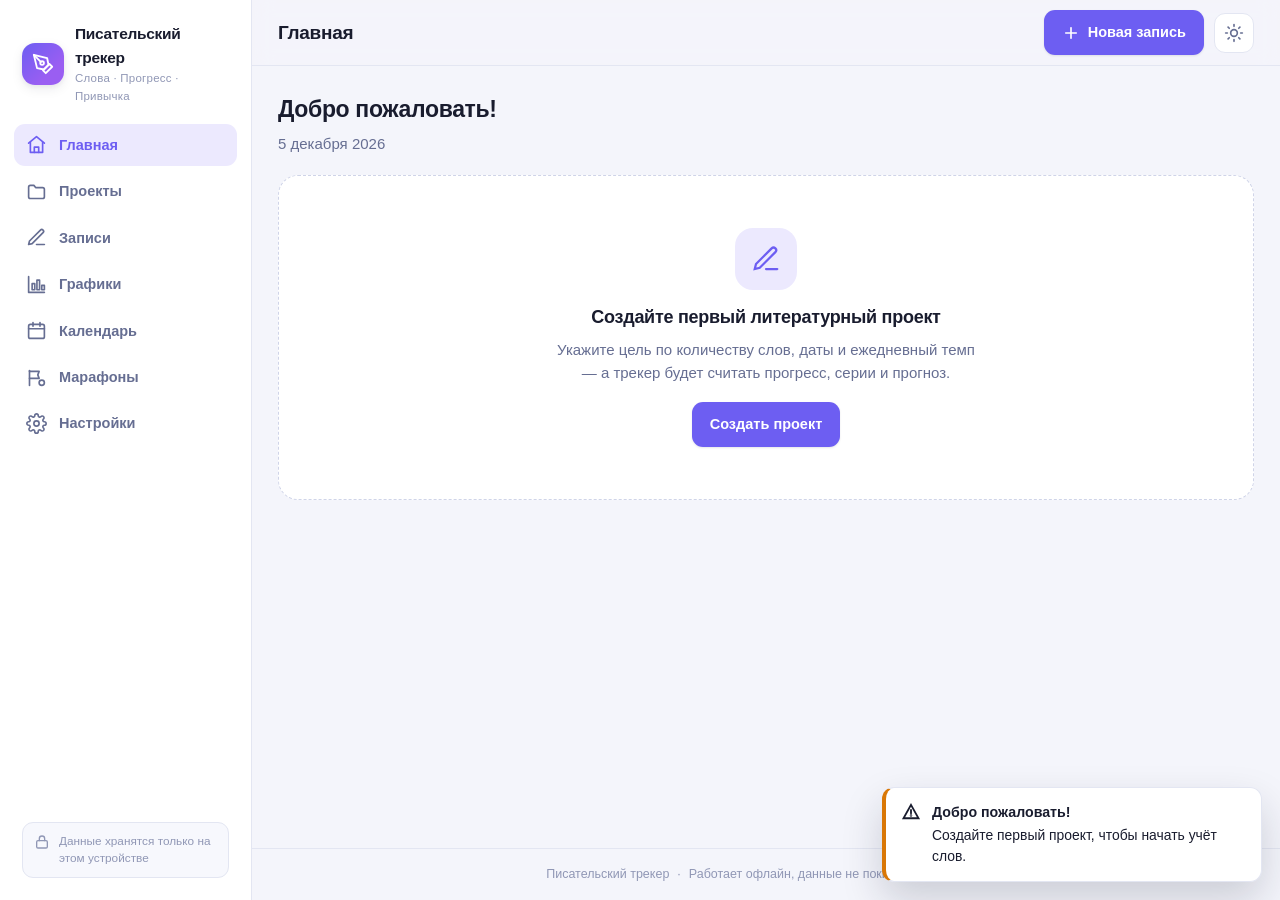
<file: index.html>
<!DOCTYPE html>
<html lang="ru" data-theme="light">
<head>
  <meta charset="UTF-8">
  <meta name="viewport" content="width=device-width, initial-scale=1">
  <meta name="description" content="Писательский трекер — автономный учёт написанных слов, прогресса литературных проектов и писательской активности.">
  <meta name="color-scheme" content="light dark">
  <title>Писательский трекер</title>
  <link rel="icon" href="data:image/svg+xml,%3Csvg xmlns='http://www.w3.org/2000/svg' viewBox='0 0 32 32'%3E%3Crect width='32' height='32' rx='8' fill='%236d5ef2'/%3E%3Cpath d='M9 23l2.2-6.2L21.4 6.6a2 2 0 012.8 0l1.2 1.2a2 2 0 010 2.8L15.2 20.8 9 23z' fill='%23fff'/%3E%3C/svg%3E">
  <link rel="stylesheet" href="css/styles.css">
  <script>
    // Мгновенное применение темы до первой отрисовки (без мигания)
    (function () {
      try {
        var t = localStorage.getItem('writer-tracker-theme') || 'system';
        var dark = t === 'system'
          ? (window.matchMedia && window.matchMedia('(prefers-color-scheme: dark)').matches)
          : t === 'dark';
        document.documentElement.setAttribute('data-theme', dark ? 'dark' : 'light');
      } catch (e) { /* file:// без localStorage */ }
    })();
  </script>
</head>
<body>
  <a class="skip-link" href="#content">Перейти к содержимому</a>

  <div class="app">
    <!-- Боковая навигация -->
    <aside class="sidebar" id="sidebar" aria-label="Основная навигация">
      <div class="brand">
        <div class="brand-logo" aria-hidden="true">
          <svg viewBox="0 0 24 24" width="22" height="22" fill="none" stroke="currentColor" stroke-width="2" stroke-linecap="round" stroke-linejoin="round">
            <path d="M12 19l7-7 3 3-7 7-3-3z"/><path d="M18 13l-1.5-7.5L2 2l3.5 14.5L13 18l5-5z"/><path d="M2 2l7.586 7.586"/><circle cx="11" cy="11" r="2"/>
          </svg>
        </div>
        <div class="brand-text">
          <div class="brand-name">Писательский трекер</div>
          <div class="brand-sub">Слова · Прогресс · Привычка</div>
        </div>
      </div>

      <nav class="nav" id="main-nav">
        <button class="nav-item active" data-page="dashboard" type="button">
          <svg viewBox="0 0 24 24" class="nav-icon" aria-hidden="true"><path d="M3 10.5L12 3l9 7.5"/><path d="M5 9.5V21h14V9.5"/><path d="M9.5 21v-6h5v6"/></svg>
          <span>Главная</span>
        </button>
        <button class="nav-item" data-page="projects" type="button">
          <svg viewBox="0 0 24 24" class="nav-icon" aria-hidden="true"><path d="M3 7a2 2 0 012-2h4l2 2.5h8a2 2 0 012 2V18a2 2 0 01-2 2H5a2 2 0 01-2-2V7z"/></svg>
          <span>Проекты</span>
        </button>
        <button class="nav-item" data-page="entries" type="button">
          <svg viewBox="0 0 24 24" class="nav-icon" aria-hidden="true"><path d="M12 20h9"/><path d="M16.5 3.5a2.1 2.1 0 013 3L7 19l-4 1 1-4L16.5 3.5z"/></svg>
          <span>Записи</span>
        </button>
        <button class="nav-item" data-page="charts" type="button">
          <svg viewBox="0 0 24 24" class="nav-icon" aria-hidden="true"><path d="M3 3v18h18"/><rect x="7" y="11" width="3" height="7"/><rect x="12.5" y="7" width="3" height="11"/><rect x="18" y="13" width="3" height="5"/></svg>
          <span>Графики</span>
        </button>
        <button class="nav-item" data-page="calendar" type="button">
          <svg viewBox="0 0 24 24" class="nav-icon" aria-hidden="true"><rect x="3" y="5" width="18" height="16" rx="2"/><path d="M3 10h18"/><path d="M8 3v4"/><path d="M16 3v4"/></svg>
          <span>Календарь</span>
        </button>
        <button class="nav-item" data-page="marathons" type="button">
          <svg viewBox="0 0 24 24" class="nav-icon" aria-hidden="true"><path d="M4 21V4"/><path d="M4 5h11l-1.5 4L15 13H4"/><circle cx="18" cy="18" r="3"/></svg>
          <span>Марафоны</span>
        </button>
        <button class="nav-item" data-page="settings" type="button">
          <svg viewBox="0 0 24 24" class="nav-icon" aria-hidden="true"><circle cx="12" cy="12" r="3"/><path d="M19.4 15a1.7 1.7 0 00.3 1.9l.1.1a2 2 0 11-2.8 2.8l-.1-.1a1.7 1.7 0 00-1.9-.3 1.7 1.7 0 00-1 1.5V21a2 2 0 11-4 0v-.1A1.7 1.7 0 009 19.4a1.7 1.7 0 00-1.9.3l-.1.1a2 2 0 11-2.8-2.8l.1-.1a1.7 1.7 0 00.3-1.9 1.7 1.7 0 00-1.5-1H3a2 2 0 110-4h.1A1.7 1.7 0 004.6 9a1.7 1.7 0 00-.3-1.9l-.1-.1a2 2 0 112.8-2.8l.1.1a1.7 1.7 0 001.9.3H9a1.7 1.7 0 001-1.5V3a2 2 0 114 0v.1a1.7 1.7 0 001 1.5 1.7 1.7 0 001.9-.3l.1-.1a2 2 0 112.8 2.8l-.1.1a1.7 1.7 0 00-.3 1.9V9a1.7 1.7 0 001.5 1H21a2 2 0 110 4h-.1a1.7 1.7 0 00-1.5 1z"/></svg>
          <span>Настройки</span>
        </button>
      </nav>

      <div class="sidebar-footer">
        <div class="sidebar-note">
          <svg viewBox="0 0 24 24" width="16" height="16" fill="none" stroke="currentColor" stroke-width="2" stroke-linecap="round" aria-hidden="true"><rect x="4" y="10" width="16" height="11" rx="2"/><path d="M8 10V7a4 4 0 018 0v3"/></svg>
          <span>Данные хранятся только на этом устройстве</span>
        </div>
      </div>
    </aside>

    <div class="sidebar-backdrop" id="sidebar-backdrop" hidden></div>

    <!-- Основная область -->
    <div class="main">
      <header class="topbar">
        <button class="icon-btn" id="menu-btn" type="button" aria-label="Открыть меню">
          <svg viewBox="0 0 24 24" width="20" height="20" fill="none" stroke="currentColor" stroke-width="2" stroke-linecap="round"><path d="M4 7h16"/><path d="M4 12h16"/><path d="M4 17h16"/></svg>
        </button>
        <h1 class="page-title" id="page-title">Главная</h1>
        <div class="topbar-actions">
          <button class="btn btn-primary" id="quick-add-btn" type="button">
            <svg viewBox="0 0 24 24" width="18" height="18" fill="none" stroke="currentColor" stroke-width="2.2" stroke-linecap="round" aria-hidden="true"><path d="M12 5v14"/><path d="M5 12h14"/></svg>
            <span class="btn-label">Новая запись</span>
          </button>
          <button class="icon-btn" id="theme-btn" type="button" aria-label="Переключить тему" title="Переключить тему">
            <svg viewBox="0 0 24 24" width="20" height="20" fill="none" stroke="currentColor" stroke-width="2" stroke-linecap="round" id="theme-icon"><circle cx="12" cy="12" r="4"/><path d="M12 2v2"/><path d="M12 20v2"/><path d="M4.9 4.9l1.4 1.4"/><path d="M17.7 17.7l1.4 1.4"/><path d="M2 12h2"/><path d="M20 12h2"/><path d="M4.9 19.1l1.4-1.4"/><path d="M17.7 6.3l1.4-1.4"/></svg>
          </button>
        </div>
      </header>

      <main class="content" id="content">
        <!-- Главная -->
        <section class="page" id="page-dashboard" data-title="Главная">
          <div id="dash-root"></div>
        </section>

        <!-- Проекты -->
        <section class="page" id="page-projects" data-title="Проекты" hidden>
          <div class="page-head">
            <div>
              <h2 class="page-heading">Литературные проекты</h2>
              <p class="muted">Ведите несколько рукописей одновременно — у каждой свой темп и цель.</p>
            </div>
            <button class="btn btn-primary" id="add-project-btn" type="button">
              <svg viewBox="0 0 24 24" width="18" height="18" fill="none" stroke="currentColor" stroke-width="2.2" stroke-linecap="round" aria-hidden="true"><path d="M12 5v14"/><path d="M5 12h14"/></svg>
              Новый проект
            </button>
          </div>
          <div class="filter-bar">
            <div class="pill-group" id="projects-filter" role="tablist" aria-label="Фильтр проектов">
              <button class="pill active" data-status="active" type="button">Активные</button>
              <button class="pill" data-status="completed" type="button">Завершённые</button>
              <button class="pill" data-status="archived" type="button">Архив</button>
              <button class="pill" data-status="all" type="button">Все</button>
            </div>
          </div>
          <div class="projects-grid" id="projects-grid"></div>
        </section>

        <!-- Записи -->
        <section class="page" id="page-entries" data-title="Записи" hidden>
          <div class="page-head">
            <div>
              <h2 class="page-heading">История записей</h2>
              <p class="muted">Все внесённые результаты: за день или общий объём рукописи.</p>
            </div>
            <button class="btn btn-primary" id="add-entry-btn" type="button">
              <svg viewBox="0 0 24 24" width="18" height="18" fill="none" stroke="currentColor" stroke-width="2.2" stroke-linecap="round" aria-hidden="true"><path d="M12 5v14"/><path d="M5 12h14"/></svg>
              Новая запись
            </button>
          </div>
          <div class="filter-bar">
            <label class="field-inline">
              <span>Проект</span>
              <select id="entries-project-filter" data-project-select data-allow-all="1"></select>
            </label>
            <label class="field-inline">
              <span>Режим</span>
              <select id="entries-mode-filter">
                <option value="all">Любой</option>
                <option value="daily">Написано за день</option>
                <option value="total">Общий объём рукописи</option>
              </select>
            </label>
            <label class="field-inline field-grow">
              <span>Поиск</span>
              <input type="search" id="entries-search" placeholder="Заметка или дата…">
            </label>
          </div>
          <div class="entries-summary" id="entries-summary"></div>
          <div id="entries-table-wrap"></div>
        </section>

        <!-- Графики -->
        <section class="page" id="page-charts" data-title="Графики" hidden>
          <div class="page-head">
            <div>
              <h2 class="page-heading">Аналитика писательства</h2>
              <p class="muted">Наглядная динамика по дням, неделям и месяцам.</p>
            </div>
          </div>
          <div class="filter-bar wrap">
            <label class="field-inline">
              <span>Проект</span>
              <select id="charts-project" data-project-select data-allow-all="1"></select>
            </label>
            <div class="pill-group" id="charts-period" aria-label="Период">
              <button class="pill" data-period="7" type="button">7 дней</button>
              <button class="pill active" data-period="30" type="button">30 дней</button>
              <button class="pill" data-period="90" type="button">90 дней</button>
              <button class="pill" data-period="180" type="button">Полгода</button>
              <button class="pill" data-period="365" type="button">Год</button>
              <button class="pill" data-period="all" type="button">Всё время</button>
            </div>
            <div class="pill-group" id="charts-aggregation" aria-label="Группировка">
              <button class="pill active" data-agg="day" type="button">По дням</button>
              <button class="pill" data-agg="week" type="button">По неделям</button>
              <button class="pill" data-agg="month" type="button">По месяцам</button>
            </div>
          </div>
          <div id="charts-body"></div>
        </section>

        <!-- Календарь -->
        <section class="page" id="page-calendar" data-title="Календарь" hidden>
          <div class="page-head">
            <div>
              <h2 class="page-heading">Календарь активности</h2>
              <p class="muted">Каждый квадрат — один день. Чем ярче цвет, тем больше написано.</p>
            </div>
          </div>
          <div class="filter-bar">
            <label class="field-inline">
              <span>Проект</span>
              <select id="calendar-project" data-project-select data-allow-all="1"></select>
            </label>
            <label class="field-inline">
              <span>Год</span>
              <select id="calendar-year"></select>
            </label>
          </div>
          <div id="calendar-body"></div>
        </section>

        <!-- Марафоны -->
        <section class="page" id="page-marathons" data-title="Марафоны" hidden>
          <div class="page-head">
            <div>
              <h2 class="page-heading">Писательские марафоны</h2>
              <p class="muted">Личные челленджи: задайте объём и срок — трекер рассчитает нужный темп.</p>
            </div>
            <button class="btn btn-primary" id="add-marathon-btn" type="button">
              <svg viewBox="0 0 24 24" width="18" height="18" fill="none" stroke="currentColor" stroke-width="2.2" stroke-linecap="round" aria-hidden="true"><path d="M12 5v14"/><path d="M5 12h14"/></svg>
              Новый марафон
            </button>
          </div>
          <div id="marathons-grid"></div>
        </section>

        <!-- Настройки -->
        <section class="page" id="page-settings" data-title="Настройки" hidden>
          <div class="page-head">
            <div>
              <h2 class="page-heading">Настройки и данные</h2>
              <p class="muted">Оформление, резервные копии и обслуживание хранилища.</p>
            </div>
          </div>

          <div class="grid-2">
            <div class="card">
              <h3 class="card-title">Тема оформления</h3>
              <p class="muted">Выберите светлый или тёмный режим интерфейса.</p>
              <div class="theme-options" id="theme-options">
                <label class="theme-option"><input type="radio" name="theme" value="light"><span class="theme-swatch swatch-light"></span><span>Светлая</span></label>
                <label class="theme-option"><input type="radio" name="theme" value="dark"><span class="theme-swatch swatch-dark"></span><span>Тёмная</span></label>
                <label class="theme-option"><input type="radio" name="theme" value="system"><span class="theme-swatch swatch-system"></span><span>Системная</span></label>
              </div>
            </div>

            <div class="card">
              <h3 class="card-title">Хранилище</h3>
              <div id="storage-info"></div>
            </div>
          </div>

          <div class="grid-2">
            <div class="card">
              <h3 class="card-title">Резервная копия</h3>
              <p class="muted">Экспорт сохраняет все проекты, записи, марафоны и настройки в один JSON-файл.</p>
              <button class="btn btn-primary" id="export-btn" type="button">
                <svg viewBox="0 0 24 24" width="18" height="18" fill="none" stroke="currentColor" stroke-width="2" stroke-linecap="round" aria-hidden="true"><path d="M12 3v12"/><path d="M7 10l5 5 5-5"/><path d="M4 21h16"/></svg>
                Скачать JSON
              </button>
            </div>

            <div class="card">
              <h3 class="card-title">Импорт данных</h3>
              <p class="muted">Файл проверяется перед импортом. Существующие данные не удаляются без явного подтверждения.</p>
              <div class="import-controls">
                <label class="btn btn-ghost file-btn">
                  <svg viewBox="0 0 24 24" width="18" height="18" fill="none" stroke="currentColor" stroke-width="2" stroke-linecap="round" aria-hidden="true"><path d="M12 21V9"/><path d="M7 14l5-5 5 5"/><path d="M4 3h16"/></svg>
                  Выбрать файл
                  <input type="file" id="import-file" accept="application/json,.json" hidden>
                </label>
                <label class="radio-row"><input type="radio" name="import-mode" value="merge" checked> Объединить с текущими</label>
                <label class="radio-row"><input type="radio" name="import-mode" value="replace"> Полностью заменить</label>
              </div>
              <div id="import-preview"></div>
            </div>
          </div>

          <div class="card">
            <h3 class="card-title">Демо-данные</h3>
            <p class="muted">Создать учебный проект с записями за последние недели — удобно, чтобы познакомиться с возможностями.</p>
            <button class="btn btn-ghost" id="demo-btn" type="button">Загрузить демо-данные</button>
          </div>

          <div class="card card-danger">
            <h3 class="card-title">Опасная зона</h3>
            <p class="muted">Полное удаление всех проектов, записей и марафонов с этого устройства. Действие необратимо — сначала сделайте резервную копию.</p>
            <button class="btn btn-danger" id="wipe-btn" type="button">
              <svg viewBox="0 0 24 24" width="18" height="18" fill="none" stroke="currentColor" stroke-width="2" stroke-linecap="round" aria-hidden="true"><path d="M4 7h16"/><path d="M9 7V5a1 1 0 011-1h4a1 1 0 011 1v2"/><path d="M6 7l1 13h10l1-13"/></svg>
              Удалить все данные
            </button>
          </div>
        </section>
      </main>

      <footer class="app-footer">
        <span>Писательский трекер</span>
        <span class="dot">·</span>
        <span>Работает офлайн, данные не покидают устройство</span>
      </footer>
    </div>
  </div>

  <div id="modal-root"></div>
  <div class="toast-root" id="toast-root" aria-live="polite" aria-atomic="false"></div>
  <div class="chart-tooltip" id="chart-tooltip" hidden></div>

  <script src="js/utils.js"></script>
  <script src="js/db.js"></script>
  <script src="js/stats.js"></script>
  <script src="js/charts.js"></script>
  <script src="js/ui.js"></script>
  <script src="js/app.js"></script>
</body>
</html>
</file>
<file: css/styles.css>
/* ============================================================
   Писательский трекер — стили
   Светлая и тёмная темы, адаптивность, компоненты интерфейса
   ============================================================ */

:root {
  --font: -apple-system, BlinkMacSystemFont, "Segoe UI", Roboto, "Helvetica Neue", Arial, "Noto Sans", sans-serif;

  --bg: #f4f5fb;
  --bg-soft: #eceefa;
  --surface: #ffffff;
  --surface-2: #f7f8fd;
  --border: #e3e6f2;
  --border-strong: #cfd4e8;

  --text: #191c2e;
  --text-muted: #666e92;
  --text-faint: #9097b5;

  --accent: #6d5ef2;
  --accent-hover: #5b4be6;
  --accent-soft: #ece9fe;
  --accent-contrast: #ffffff;

  --success: #12a05c;
  --success-soft: #e2f6ec;
  --warning: #d97706;
  --warning-soft: #fdf0dd;
  --danger: #e11d48;
  --danger-soft: #fdeaef;
  --info: #0e7ab8;

  --hm-0: #e7e9f4;
  --hm-1: #cdc6fb;
  --hm-2: #a89bf7;
  --hm-3: #8371f4;
  --hm-4: #5b46e0;

  --shadow-sm: 0 1px 2px rgba(23, 27, 51, 0.06), 0 1px 3px rgba(23, 27, 51, 0.05);
  --shadow-md: 0 4px 12px rgba(23, 27, 51, 0.08), 0 2px 4px rgba(23, 27, 51, 0.05);
  --shadow-lg: 0 18px 40px rgba(23, 27, 51, 0.18);

  --radius-sm: 8px;
  --radius: 14px;
  --radius-lg: 20px;

  --sidebar-w: 252px;
  --topbar-h: 66px;
}

[data-theme="dark"] {
  --bg: #0d1020;
  --bg-soft: #131731;
  --surface: #171c33;
  --surface-2: #1e2340;
  --border: #292f52;
  --border-strong: #3a4271;

  --text: #eef0fb;
  --text-muted: #a2a9c9;
  --text-faint: #7c84a8;

  --accent: #8b7dff;
  --accent-hover: #a095ff;
  --accent-soft: #26244d;
  --accent-contrast: #ffffff;

  --success: #35c98a;
  --success-soft: #173527;
  --warning: #f0b25c;
  --warning-soft: #3a2c14;
  --danger: #ff6b8a;
  --danger-soft: #3d1c27;
  --info: #59b7ef;

  --hm-0: #232849;
  --hm-1: #3c3a72;
  --hm-2: #5b52ab;
  --hm-3: #7b6ce4;
  --hm-4: #a394ff;

  --shadow-sm: 0 1px 2px rgba(0, 0, 0, 0.3);
  --shadow-md: 0 6px 18px rgba(0, 0, 0, 0.35);
  --shadow-lg: 0 22px 50px rgba(0, 0, 0, 0.5);
}

/* ---------- Базовые стили ---------- */
* { box-sizing: border-box; }

html, body { height: 100%; }

body {
  margin: 0;
  font-family: var(--font);
  font-size: 15px;
  line-height: 1.55;
  color: var(--text);
  background: var(--bg);
  -webkit-font-smoothing: antialiased;
  transition: background 0.25s ease, color 0.25s ease;
}

h1, h2, h3, h4 { margin: 0; font-weight: 650; letter-spacing: -0.015em; }
p { margin: 0; }
a { color: var(--accent); }

.muted { color: var(--text-muted); }
.small { font-size: 13px; }
.nowrap { white-space: nowrap; }

.skip-link {
  position: absolute;
  left: -999px;
  top: 8px;
  z-index: 100;
  background: var(--accent);
  color: #fff;
  padding: 8px 14px;
  border-radius: 8px;
}
.skip-link:focus { left: 8px; }

::-webkit-scrollbar { width: 10px; height: 10px; }
::-webkit-scrollbar-thumb { background: var(--border-strong); border-radius: 8px; border: 2px solid var(--bg); }
::-webkit-scrollbar-track { background: transparent; }

/* ---------- Каркас приложения ---------- */
.app { display: flex; min-height: 100vh; }

.sidebar {
  width: var(--sidebar-w);
  flex: 0 0 var(--sidebar-w);
  background: var(--surface);
  border-right: 1px solid var(--border);
  display: flex;
  flex-direction: column;
  padding: 18px 14px;
  position: sticky;
  top: 0;
  height: 100vh;
  z-index: 40;
}

.brand { display: flex; gap: 11px; align-items: center; padding: 4px 8px 18px; }
.brand-logo {
  width: 42px; height: 42px;
  flex: 0 0 42px;
  border-radius: 13px;
  display: grid; place-items: center;
  color: #fff;
  background: linear-gradient(135deg, var(--accent), #9a5ef2 70%);
  box-shadow: var(--shadow-md);
}
.brand-name { font-weight: 700; font-size: 15.5px; letter-spacing: -0.02em; }
.brand-sub { font-size: 11.5px; color: var(--text-faint); letter-spacing: 0.02em; }

.nav { display: flex; flex-direction: column; gap: 4px; }

.nav-item {
  display: flex; align-items: center; gap: 12px;
  width: 100%;
  padding: 10px 12px;
  border: 0;
  border-radius: 11px;
  background: transparent;
  color: var(--text-muted);
  font: inherit;
  font-size: 14.5px;
  font-weight: 550;
  cursor: pointer;
  text-align: left;
  transition: background 0.16s ease, color 0.16s ease, transform 0.16s ease;
}
.nav-item:hover { background: var(--surface-2); color: var(--text); }
.nav-item.active { background: var(--accent-soft); color: var(--accent); }
.nav-item.active .nav-icon { stroke: var(--accent); }
.nav-icon {
  width: 21px; height: 21px;
  fill: none;
  stroke: currentColor;
  stroke-width: 1.9;
  stroke-linecap: round;
  stroke-linejoin: round;
  flex: 0 0 21px;
}

.sidebar-footer { margin-top: auto; padding: 12px 8px 4px; }
.sidebar-note {
  display: flex; gap: 9px; align-items: flex-start;
  font-size: 11.8px;
  line-height: 1.45;
  color: var(--text-faint);
  background: var(--surface-2);
  border: 1px solid var(--border);
  border-radius: 11px;
  padding: 10px 11px;
}
.sidebar-note svg { flex: 0 0 16px; margin-top: 1px; }

.sidebar-backdrop {
  position: fixed; inset: 0;
  background: rgba(12, 15, 32, 0.5);
  z-index: 35;
  animation: fade-in 0.18s ease;
}

.main { flex: 1; min-width: 0; display: flex; flex-direction: column; }

.topbar {
  height: var(--topbar-h);
  display: flex; align-items: center; gap: 14px;
  padding: 0 26px;
  background: color-mix(in srgb, var(--bg) 82%, transparent);
  backdrop-filter: blur(10px);
  border-bottom: 1px solid var(--border);
  position: sticky; top: 0;
  z-index: 30;
}
.page-title { font-size: 19px; font-weight: 650; }
.topbar-actions { margin-left: auto; display: flex; align-items: center; gap: 10px; }

.content {
  flex: 1;
  width: 100%;
  max-width: 1320px;
  margin: 0 auto;
  padding: 26px 26px 40px;
}

.app-footer {
  display: flex; gap: 8px; justify-content: center; align-items: center;
  padding: 16px;
  font-size: 12.5px;
  color: var(--text-faint);
  border-top: 1px solid var(--border);
}

.page { animation: page-in 0.25s ease; }
.page[hidden] { display: none; }

@keyframes page-in { from { opacity: 0; transform: translateY(6px); } to { opacity: 1; transform: none; } }
@keyframes fade-in { from { opacity: 0; } to { opacity: 1; } }
@keyframes toast-in { from { opacity: 0; transform: translateY(12px) scale(0.97); } to { opacity: 1; transform: none; } }
@keyframes modal-in { from { opacity: 0; transform: translateY(14px) scale(0.98); } to { opacity: 1; transform: none; } }

.page-head {
  display: flex; align-items: flex-start; justify-content: space-between;
  gap: 18px;
  margin-bottom: 20px;
  flex-wrap: wrap;
}
.page-heading { font-size: 23px; margin-bottom: 4px; }
.page-head-actions { display: flex; gap: 10px; align-items: center; flex-wrap: wrap; }

/* ---------- Кнопки ---------- */
.btn {
  display: inline-flex; align-items: center; justify-content: center; gap: 8px;
  padding: 10px 17px;
  border-radius: 11px;
  border: 1px solid transparent;
  font: inherit;
  font-size: 14.5px;
  font-weight: 600;
  cursor: pointer;
  transition: background 0.16s ease, border-color 0.16s ease, transform 0.12s ease, box-shadow 0.16s ease;
  white-space: nowrap;
}
.btn:active { transform: translateY(1px); }
.btn:focus-visible, .icon-btn:focus-visible, .nav-item:focus-visible, .pill:focus-visible {
  outline: 2px solid var(--accent);
  outline-offset: 2px;
}

.btn-primary { background: var(--accent); color: var(--accent-contrast); box-shadow: var(--shadow-sm); }
.btn-primary:hover { background: var(--accent-hover); }

.btn-ghost { background: var(--surface); color: var(--text); border-color: var(--border-strong); }
.btn-ghost:hover { background: var(--surface-2); }

.btn-soft { background: var(--accent-soft); color: var(--accent); }
.btn-soft:hover { filter: brightness(0.97); }

.btn-danger { background: var(--danger); color: #fff; }
.btn-danger:hover { filter: brightness(1.07); }

.btn-sm { padding: 7px 12px; font-size: 13.5px; border-radius: 9px; }

.icon-btn {
  width: 40px; height: 40px;
  display: inline-grid; place-items: center;
  border-radius: 11px;
  border: 1px solid var(--border);
  background: var(--surface);
  color: var(--text-muted);
  cursor: pointer;
  transition: background 0.16s ease, color 0.16s ease;
}
.icon-btn:hover { background: var(--surface-2); color: var(--text); }
.icon-btn.danger:hover { background: var(--danger-soft); color: var(--danger); border-color: transparent; }

#menu-btn { display: none; }

.file-btn { position: relative; overflow: hidden; }

/* ---------- Пилюли / фильтры ---------- */
.filter-bar {
  display: flex; gap: 14px; align-items: center; flex-wrap: wrap;
  background: var(--surface);
  border: 1px solid var(--border);
  border-radius: var(--radius);
  padding: 12px 14px;
  margin-bottom: 18px;
}
.filter-bar.wrap { align-items: flex-end; }

.pill-group {
  display: inline-flex; gap: 4px;
  background: var(--surface-2);
  border: 1px solid var(--border);
  border-radius: 11px;
  padding: 4px;
  flex-wrap: wrap;
}
.pill {
  border: 0;
  background: transparent;
  color: var(--text-muted);
  font: inherit;
  font-size: 13.5px;
  font-weight: 570;
  padding: 7px 13px;
  border-radius: 8px;
  cursor: pointer;
  white-space: nowrap;
  transition: background 0.15s ease, color 0.15s ease;
}
.pill:hover { color: var(--text); }
.pill.active { background: var(--surface); color: var(--accent); box-shadow: var(--shadow-sm); }

/* ---------- Поля форм ---------- */
.field { display: flex; flex-direction: column; gap: 6px; margin-bottom: 14px; }
.field > span, .field-inline > span {
  font-size: 12.5px;
  font-weight: 620;
  color: var(--text-muted);
  letter-spacing: 0.02em;
  text-transform: uppercase;
}
.field-inline { display: inline-flex; flex-direction: column; gap: 5px; }
.field-grow { flex: 1; min-width: 180px; }

input[type="text"], input[type="number"], input[type="date"], input[type="search"], select, textarea {
  font: inherit;
  font-size: 14.5px;
  color: var(--text);
  background: var(--surface);
  border: 1px solid var(--border-strong);
  border-radius: 10px;
  padding: 9px 12px;
  min-width: 0;
  transition: border-color 0.15s ease, box-shadow 0.15s ease;
}
textarea { resize: vertical; min-height: 76px; }
input:focus, select:focus, textarea:focus {
  outline: none;
  border-color: var(--accent);
  box-shadow: 0 0 0 3px var(--accent-soft);
}
input::placeholder, textarea::placeholder { color: var(--text-faint); }

.form-grid { display: grid; grid-template-columns: 1fr 1fr; gap: 0 16px; }
.form-grid .span-2 { grid-column: 1 / -1; }

.radio-row { display: inline-flex; align-items: center; gap: 8px; font-size: 14px; color: var(--text-muted); cursor: pointer; }

.mode-switch { display: flex; gap: 8px; flex-wrap: wrap; }
.mode-option {
  flex: 1; min-width: 170px;
  display: flex; gap: 9px; align-items: flex-start;
  border: 1.5px solid var(--border-strong);
  border-radius: 11px;
  padding: 10px 12px;
  cursor: pointer;
  transition: border-color 0.15s ease, background 0.15s ease;
}
.mode-option:has(input:checked) { border-color: var(--accent); background: var(--accent-soft); }
.mode-option input { margin-top: 3px; accent-color: var(--accent); }
.mode-option strong { display: block; font-size: 13.8px; }
.mode-option small { color: var(--text-muted); font-size: 12px; line-height: 1.35; display: block; }

.color-picker { display: flex; gap: 8px; flex-wrap: wrap; }
.color-dot {
  width: 30px; height: 30px;
  border-radius: 50%;
  border: 2px solid transparent;
  cursor: pointer;
  transition: transform 0.12s ease, border-color 0.12s ease;
}
.color-dot:hover { transform: scale(1.12); }
.color-dot.selected { border-color: var(--text); transform: scale(1.12); }

.hint {
  font-size: 12.5px;
  color: var(--text-muted);
  background: var(--surface-2);
  border: 1px dashed var(--border-strong);
  border-radius: 9px;
  padding: 8px 11px;
}
.hint strong { color: var(--accent); }

/* ---------- Карточки ---------- */
.card {
  background: var(--surface);
  border: 1px solid var(--border);
  border-radius: var(--radius);
  padding: 18px 20px;
  box-shadow: var(--shadow-sm);
}
.card + .card { margin-top: 16px; }
.card-title { font-size: 16px; margin-bottom: 6px; }
.card-danger { border-color: color-mix(in srgb, var(--danger) 35%, var(--border)); }
.card-danger .card-title { color: var(--danger); }

.grid-2 { display: grid; grid-template-columns: 1fr 1fr; gap: 16px; margin-bottom: 16px; }
.grid-3 { display: grid; grid-template-columns: repeat(3, 1fr); gap: 16px; margin-bottom: 16px; }

.stat-grid {
  display: grid;
  grid-template-columns: repeat(auto-fit, minmax(196px, 1fr));
  gap: 14px;
  margin-bottom: 18px;
}
.stat-card {
  background: var(--surface);
  border: 1px solid var(--border);
  border-radius: var(--radius);
  padding: 16px 17px;
  box-shadow: var(--shadow-sm);
  position: relative;
  overflow: hidden;
}
.stat-card::after {
  content: "";
  position: absolute;
  left: 0; top: 0; bottom: 0;
  width: 4px;
  background: var(--stat-color, var(--accent));
}
.stat-label {
  display: flex; align-items: center; gap: 7px;
  font-size: 12.2px;
  font-weight: 620;
  text-transform: uppercase;
  letter-spacing: 0.035em;
  color: var(--text-muted);
  margin-bottom: 8px;
}
.stat-value { font-size: 25px; font-weight: 700; letter-spacing: -0.02em; line-height: 1.15; }
.stat-value .unit { font-size: 14px; font-weight: 600; color: var(--text-muted); margin-left: 4px; }
.stat-sub { font-size: 12.6px; color: var(--text-muted); margin-top: 5px; }
.stat-sub.pos { color: var(--success); }
.stat-sub.neg { color: var(--danger); }

/* ---------- Прогресс ---------- */
.progress {
  height: 10px;
  background: var(--surface-2);
  border: 1px solid var(--border);
  border-radius: 999px;
  overflow: hidden;
}
.progress-thin { height: 7px; }
.progress-bar {
  height: 100%;
  border-radius: 999px;
  background: linear-gradient(90deg, var(--accent), #9a6df2);
  transition: width 0.5s cubic-bezier(0.22, 1, 0.36, 1);
}
.progress-bar.success { background: linear-gradient(90deg, var(--success), #43c98e); }
.progress-bar.warning { background: linear-gradient(90deg, var(--warning), #f0a95c); }
.progress-bar.danger { background: linear-gradient(90deg, var(--danger), #f2688a); }
.progress-meta { display: flex; justify-content: space-between; font-size: 12.6px; color: var(--text-muted); margin-top: 7px; }

.goal-ring-wrap { display: flex; align-items: center; gap: 18px; flex-wrap: wrap; }
.goal-ring { position: relative; width: 116px; height: 116px; flex: 0 0 116px; }
.goal-ring svg { transform: rotate(-90deg); }
.goal-ring .ring-track { stroke: var(--surface-2); }
.goal-ring .ring-value { stroke: var(--accent); stroke-linecap: round; transition: stroke-dashoffset 0.6s ease; }
.goal-ring-label {
  position: absolute; inset: 0;
  display: grid; place-items: center;
  font-size: 20px; font-weight: 700;
}

/* ---------- Таблицы ---------- */
.table-wrap {
  background: var(--surface);
  border: 1px solid var(--border);
  border-radius: var(--radius);
  overflow: hidden;
  box-shadow: var(--shadow-sm);
}
table { width: 100%; border-collapse: collapse; }
th, td { padding: 12px 15px; text-align: left; font-size: 14px; }
thead th {
  font-size: 11.8px;
  text-transform: uppercase;
  letter-spacing: 0.05em;
  color: var(--text-muted);
  background: var(--surface-2);
  border-bottom: 1px solid var(--border);
  font-weight: 650;
  white-space: nowrap;
}
tbody tr { border-bottom: 1px solid var(--border); transition: background 0.12s ease; }
tbody tr:last-child { border-bottom: 0; }
tbody tr:hover { background: var(--surface-2); }
td.num, th.num { text-align: right; font-variant-numeric: tabular-nums; }
.row-actions { display: flex; gap: 6px; justify-content: flex-end; }

.delta-pos { color: var(--success); font-weight: 650; }
.delta-neg { color: var(--danger); font-weight: 650; }
.delta-zero { color: var(--text-faint); }

/* ---------- Бейджи ---------- */
.badge {
  display: inline-flex; align-items: center; gap: 5px;
  font-size: 11.8px;
  font-weight: 650;
  padding: 3px 10px;
  border-radius: 999px;
  letter-spacing: 0.02em;
  white-space: nowrap;
}
.badge-active { background: var(--success-soft); color: var(--success); }
.badge-completed { background: var(--accent-soft); color: var(--accent); }
.badge-archived { background: var(--surface-2); color: var(--text-muted); }
.badge-warning { background: var(--warning-soft); color: var(--warning); }
.badge-danger { background: var(--danger-soft); color: var(--danger); }
.badge-info { background: var(--accent-soft); color: var(--accent); }

.project-dot { width: 11px; height: 11px; border-radius: 50%; display: inline-block; flex: 0 0 11px; }

/* ---------- Проекты ---------- */
.projects-grid {
  display: grid;
  grid-template-columns: repeat(auto-fill, minmax(320px, 1fr));
  gap: 16px;
}
.project-card {
  background: var(--surface);
  border: 1px solid var(--border);
  border-radius: var(--radius);
  padding: 18px 19px;
  box-shadow: var(--shadow-sm);
  display: flex;
  flex-direction: column;
  gap: 13px;
  position: relative;
  overflow: hidden;
  transition: transform 0.16s ease, box-shadow 0.16s ease;
}
.project-card:hover { transform: translateY(-2px); box-shadow: var(--shadow-md); }
.project-card::before {
  content: "";
  position: absolute;
  inset: 0 0 auto 0;
  height: 4px;
  background: var(--pc-color, var(--accent));
}
.project-card-head { display: flex; justify-content: space-between; gap: 10px; align-items: flex-start; }
.project-card-title { font-size: 17px; font-weight: 660; }
.project-genre { font-size: 12.4px; color: var(--text-faint); margin-top: 2px; }
.project-desc {
  font-size: 13.4px;
  color: var(--text-muted);
  display: -webkit-box;
  -webkit-line-clamp: 2;
  -webkit-box-orient: vertical;
  overflow: hidden;
  min-height: 2.6em;
}
.project-facts { display: grid; grid-template-columns: 1fr 1fr; gap: 9px 14px; }
.fact { font-size: 12.6px; color: var(--text-muted); }
.fact strong { display: block; font-size: 14.6px; color: var(--text); font-weight: 650; }
.project-actions { display: flex; gap: 8px; flex-wrap: wrap; margin-top: auto; padding-top: 4px; }

.empty-state {
  text-align: center;
  padding: 52px 24px;
  background: var(--surface);
  border: 1.5px dashed var(--border-strong);
  border-radius: var(--radius-lg);
  color: var(--text-muted);
}
.empty-state .empty-icon {
  width: 62px; height: 62px;
  margin: 0 auto 14px;
  display: grid; place-items: center;
  border-radius: 18px;
  background: var(--accent-soft);
  color: var(--accent);
}
.empty-state h3 { font-size: 18px; color: var(--text); margin-bottom: 6px; }
.empty-state p { max-width: 430px; margin: 0 auto 18px; }

/* ---------- Графики ---------- */
.charts-grid { display: grid; grid-template-columns: 1fr 1fr; gap: 16px; margin-bottom: 16px; }
.chart-card {
  background: var(--surface);
  border: 1px solid var(--border);
  border-radius: var(--radius);
  padding: 18px 20px 14px;
  box-shadow: var(--shadow-sm);
  min-width: 0;
}
.chart-card.full { grid-column: 1 / -1; }
.chart-head { display: flex; justify-content: space-between; align-items: baseline; gap: 12px; margin-bottom: 4px; flex-wrap: wrap; }
.chart-title { font-size: 15.6px; font-weight: 650; }
.chart-sub { font-size: 12.4px; color: var(--text-muted); }
.chart-canvas-box { position: relative; width: 100%; }
canvas.chart { width: 100%; height: 272px; display: block; }
canvas.chart.tall { height: 310px; }

.chart-tooltip {
  position: fixed;
  z-index: 90;
  pointer-events: none;
  background: var(--text);
  color: var(--surface);
  border-radius: 10px;
  padding: 9px 12px;
  font-size: 12.8px;
  line-height: 1.5;
  box-shadow: var(--shadow-lg);
  max-width: 260px;
  transform: translate(-50%, calc(-100% - 12px));
}
.chart-tooltip strong { display: block; font-size: 13.4px; margin-bottom: 2px; }
.chart-tooltip .tip-row { display: flex; justify-content: space-between; gap: 14px; }
.chart-tooltip .tip-muted { opacity: 0.72; }

/* ---------- Календарь (heatmap) ---------- */
.heatmap-card {
  background: var(--surface);
  border: 1px solid var(--border);
  border-radius: var(--radius);
  padding: 20px;
  box-shadow: var(--shadow-sm);
  margin-bottom: 16px;
}
.heatmap-scroll { overflow-x: auto; padding-bottom: 8px; }
.heatmap { display: inline-flex; gap: 9px; }
.hm-weekdays {
  display: grid;
  grid-template-rows: repeat(7, 15px);
  gap: 3px;
  font-size: 10px;
  color: var(--text-faint);
  align-items: center;
  padding-top: 18px;
}
.hm-main { display: flex; flex-direction: column; gap: 5px; }
.hm-months {
  display: grid;
  grid-auto-flow: column;
  gap: 3px;
  font-size: 10.5px;
  color: var(--text-faint);
  height: 13px;
}
.hm-months span { width: 15px; overflow: visible; white-space: nowrap; }
.hm-grid {
  display: grid;
  grid-auto-flow: column;
  grid-template-rows: repeat(7, 15px);
  gap: 3px;
}
.hm-cell {
  width: 15px; height: 15px;
  border-radius: 4px;
  background: var(--hm-0);
  cursor: pointer;
  transition: transform 0.1s ease, outline-color 0.1s ease;
  outline: 1px solid transparent;
}
.hm-cell:hover { transform: scale(1.22); outline-color: var(--text); }
.hm-cell.empty { background: transparent; cursor: default; }
.hm-cell.out { background: var(--surface-2); opacity: 0.55; cursor: default; }
.hm-cell.l1 { background: var(--hm-1); }
.hm-cell.l2 { background: var(--hm-2); }
.hm-cell.l3 { background: var(--hm-3); }
.hm-cell.l4 { background: var(--hm-4); }

.hm-legend { display: flex; align-items: center; gap: 6px; margin-top: 14px; font-size: 11.8px; color: var(--text-muted); flex-wrap: wrap; }
.hm-legend .hm-cell { cursor: default; }
.hm-legend .hm-cell:hover { transform: none; }

.month-table td:first-child { font-weight: 600; }

/* ---------- Марафоны ---------- */
.marathon-grid {
  display: grid;
  grid-template-columns: repeat(auto-fill, minmax(330px, 1fr));
  gap: 16px;
}
.marathon-card {
  background: var(--surface);
  border: 1px solid var(--border);
  border-radius: var(--radius);
  padding: 19px 20px;
  box-shadow: var(--shadow-sm);
  display: flex; flex-direction: column; gap: 13px;
}
.marathon-title { display: flex; align-items: center; gap: 9px; font-size: 17px; font-weight: 660; }
.marathon-meta { display: flex; gap: 8px; flex-wrap: wrap; font-size: 12.4px; color: var(--text-muted); }
.marathon-stats { display: grid; grid-template-columns: repeat(3, 1fr); gap: 10px; }
.marathon-stats .fact strong { font-size: 15px; }
.marathon-actions { display: flex; gap: 8px; margin-top: auto; }

/* ---------- Настройки ---------- */
.theme-options { display: flex; gap: 12px; flex-wrap: wrap; margin-top: 12px; }
.theme-option {
  display: flex; flex-direction: column; align-items: center; gap: 8px;
  border: 1.5px solid var(--border-strong);
  border-radius: 13px;
  padding: 13px 17px;
  cursor: pointer;
  font-size: 13.4px;
  font-weight: 600;
  transition: border-color 0.15s ease, background 0.15s ease;
}
.theme-option:has(input:checked) { border-color: var(--accent); background: var(--accent-soft); }
.theme-option input { position: absolute; opacity: 0; pointer-events: none; }
.theme-swatch { width: 46px; height: 30px; border-radius: 8px; border: 1px solid var(--border-strong); }
.swatch-light { background: linear-gradient(135deg, #ffffff 50%, #f4f5fb 50%); }
.swatch-dark { background: linear-gradient(135deg, #171c33 50%, #0d1020 50%); }
.swatch-system { background: linear-gradient(135deg, #ffffff 50%, #0d1020 50%); }

.import-controls { display: flex; flex-direction: column; gap: 10px; align-items: flex-start; margin: 12px 0; }
.import-preview {
  background: var(--surface-2);
  border: 1px solid var(--border);
  border-radius: 11px;
  padding: 13px 15px;
  font-size: 13.4px;
}
.import-preview.ok { border-color: var(--success); background: var(--success-soft); }
.import-preview.bad { border-color: var(--danger); background: var(--danger-soft); }
.import-preview ul { margin: 8px 0 12px; padding-left: 18px; }

.storage-list { display: grid; gap: 9px; margin-top: 10px; }
.storage-list > * { min-width: 0; }
.storage-row { display: flex; justify-content: space-between; gap: 12px; font-size: 13.8px; padding: 7px 0; border-bottom: 1px dashed var(--border); }
.storage-row span { min-width: 0; overflow-wrap: anywhere; }
.storage-row span:last-child { text-align: right; }
.storage-row:last-child { border-bottom: 0; }
.storage-row strong { font-variant-numeric: tabular-nums; }

/* ---------- Модальные окна ---------- */
.modal-backdrop {
  position: fixed; inset: 0;
  background: rgba(14, 17, 34, 0.55);
  backdrop-filter: blur(3px);
  z-index: 60;
  display: flex; align-items: center; justify-content: center;
  padding: 18px;
  animation: fade-in 0.16s ease;
  overflow-y: auto;
}
.modal {
  width: 100%;
  max-width: 560px;
  max-height: calc(100vh - 36px);
  overflow-y: auto;
  background: var(--surface);
  border-radius: var(--radius-lg);
  box-shadow: var(--shadow-lg);
  animation: modal-in 0.2s cubic-bezier(0.22, 1, 0.36, 1);
}
.modal.wide { max-width: 720px; }
.modal-head {
  display: flex; align-items: center; justify-content: space-between; gap: 12px;
  padding: 19px 22px 12px;
}
.modal-title { font-size: 19px; }
.modal-body { padding: 4px 22px 8px; }
.modal-foot {
  display: flex; gap: 10px; justify-content: flex-end; flex-wrap: wrap;
  padding: 14px 22px 20px;
}
.modal-foot .btn { min-width: 118px; }

/* ---------- Тосты ---------- */
.toast-root {
  position: fixed;
  right: 18px; bottom: 18px;
  display: flex; flex-direction: column; gap: 10px;
  z-index: 80;
  max-width: min(380px, calc(100vw - 36px));
}
.toast {
  display: flex; gap: 11px; align-items: flex-start;
  background: var(--surface);
  border: 1px solid var(--border);
  border-left: 4px solid var(--accent);
  border-radius: 12px;
  padding: 13px 15px;
  box-shadow: var(--shadow-lg);
  font-size: 13.9px;
  animation: toast-in 0.22s ease;
}
.toast strong { display: block; font-size: 14.2px; margin-bottom: 2px; }
.toast.success { border-left-color: var(--success); }
.toast.error { border-left-color: var(--danger); }
.toast.warning { border-left-color: var(--warning); }
.toast.removing { opacity: 0; transform: translateY(8px); transition: opacity 0.25s ease, transform 0.25s ease; }
.toast-icon { flex: 0 0 20px; margin-top: 1px; }

/* ---------- Адаптивность ---------- */
@media (max-width: 1120px) {
  .charts-grid { grid-template-columns: 1fr; }
  .grid-3 { grid-template-columns: 1fr 1fr; }
}

@media (max-width: 960px) {
  .sidebar {
    position: fixed;
    left: 0; top: 0;
    transform: translateX(-104%);
    transition: transform 0.24s cubic-bezier(0.22, 1, 0.36, 1);
    box-shadow: var(--shadow-lg);
  }
  .sidebar.open { transform: none; }
  #menu-btn { display: inline-grid; }
  .grid-2, .grid-3 { grid-template-columns: 1fr; }
  .content { padding: 20px 16px 34px; }
  .topbar { padding: 0 16px; }
}

@media (max-width: 680px) {
  body { font-size: 14.5px; }
  .page-title { display: none; }
  .topbar { height: 58px; }
  .btn-label { display: none; }
  #quick-add-btn { width: 40px; height: 40px; padding: 0; border-radius: 11px; }
  .page-heading { font-size: 20px; }
  .stat-grid { grid-template-columns: 1fr 1fr; gap: 10px; }
  .stat-value { font-size: 21px; }
  .form-grid { grid-template-columns: 1fr; }
  .projects-grid, .marathon-grid { grid-template-columns: 1fr; }
  .filter-bar { flex-direction: column; align-items: stretch; }
  .field-inline, .field-inline select, .field-inline input { width: 100%; }
  .pill-group { width: 100%; }
  .pill { flex: 1; text-align: center; padding: 8px 6px; font-size: 12.6px; }

  .modal-foot { flex-direction: column-reverse; }
  .modal-foot .btn { width: 100%; }

  /* Таблица превращается в карточки */
  .responsive-table thead { display: none; }
  .responsive-table, .responsive-table tbody, .responsive-table tr, .responsive-table td { display: block; width: 100%; }
  .responsive-table tr { padding: 12px 14px; border-bottom: 1px solid var(--border); }
  .responsive-table td {
    display: flex; justify-content: space-between; gap: 12px;
    padding: 4px 0;
    text-align: right;
  }
  .responsive-table td::before {
    content: attr(data-label);
    font-size: 11.6px;
    text-transform: uppercase;
    letter-spacing: 0.04em;
    color: var(--text-muted);
    font-weight: 650;
    text-align: left;
  }
  .responsive-table td.num { text-align: right; }
  .row-actions { justify-content: flex-end; }

  .marathon-stats { grid-template-columns: 1fr 1fr; }
  .goal-ring-wrap { justify-content: center; }
  .toast-root { left: 12px; right: 12px; bottom: 12px; max-width: none; }
}

@media (prefers-reduced-motion: reduce) {
  *, *::before, *::after { animation-duration: 0.01ms !important; transition-duration: 0.01ms !important; }
}
</file>
